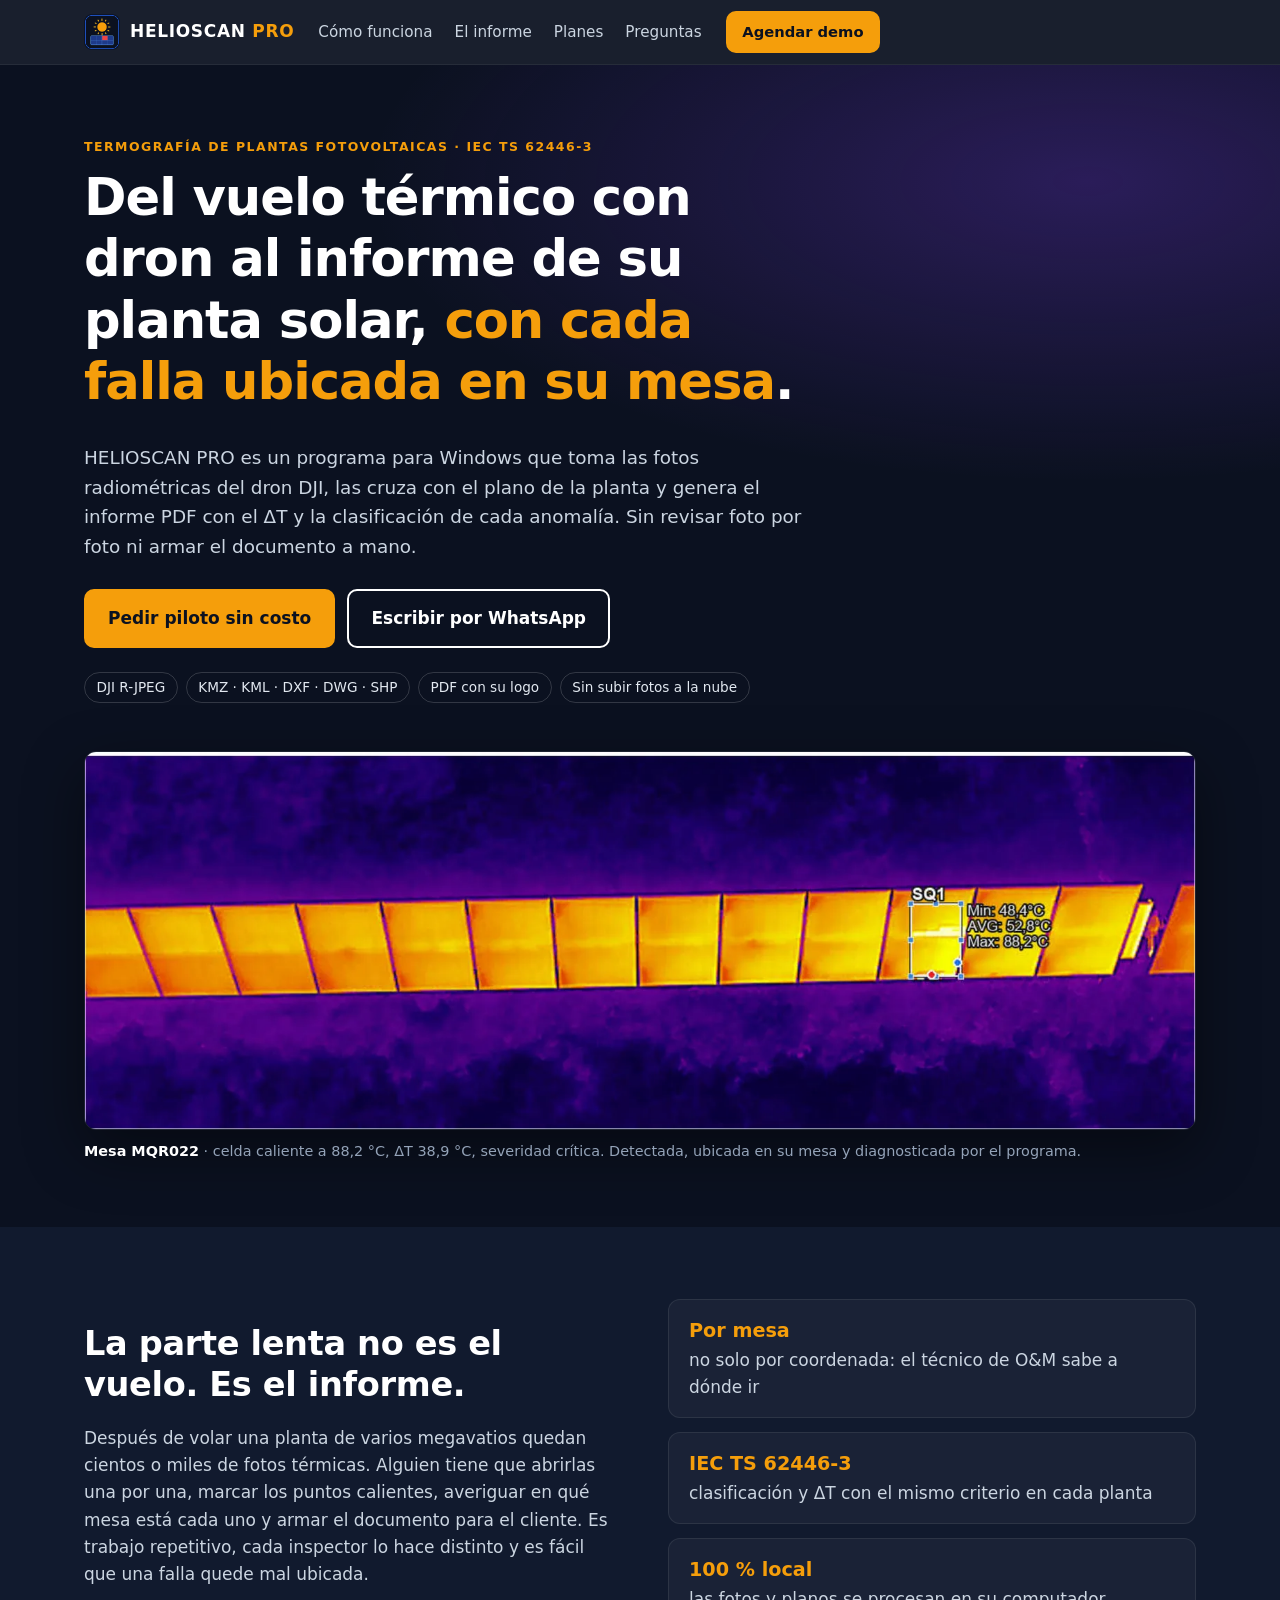
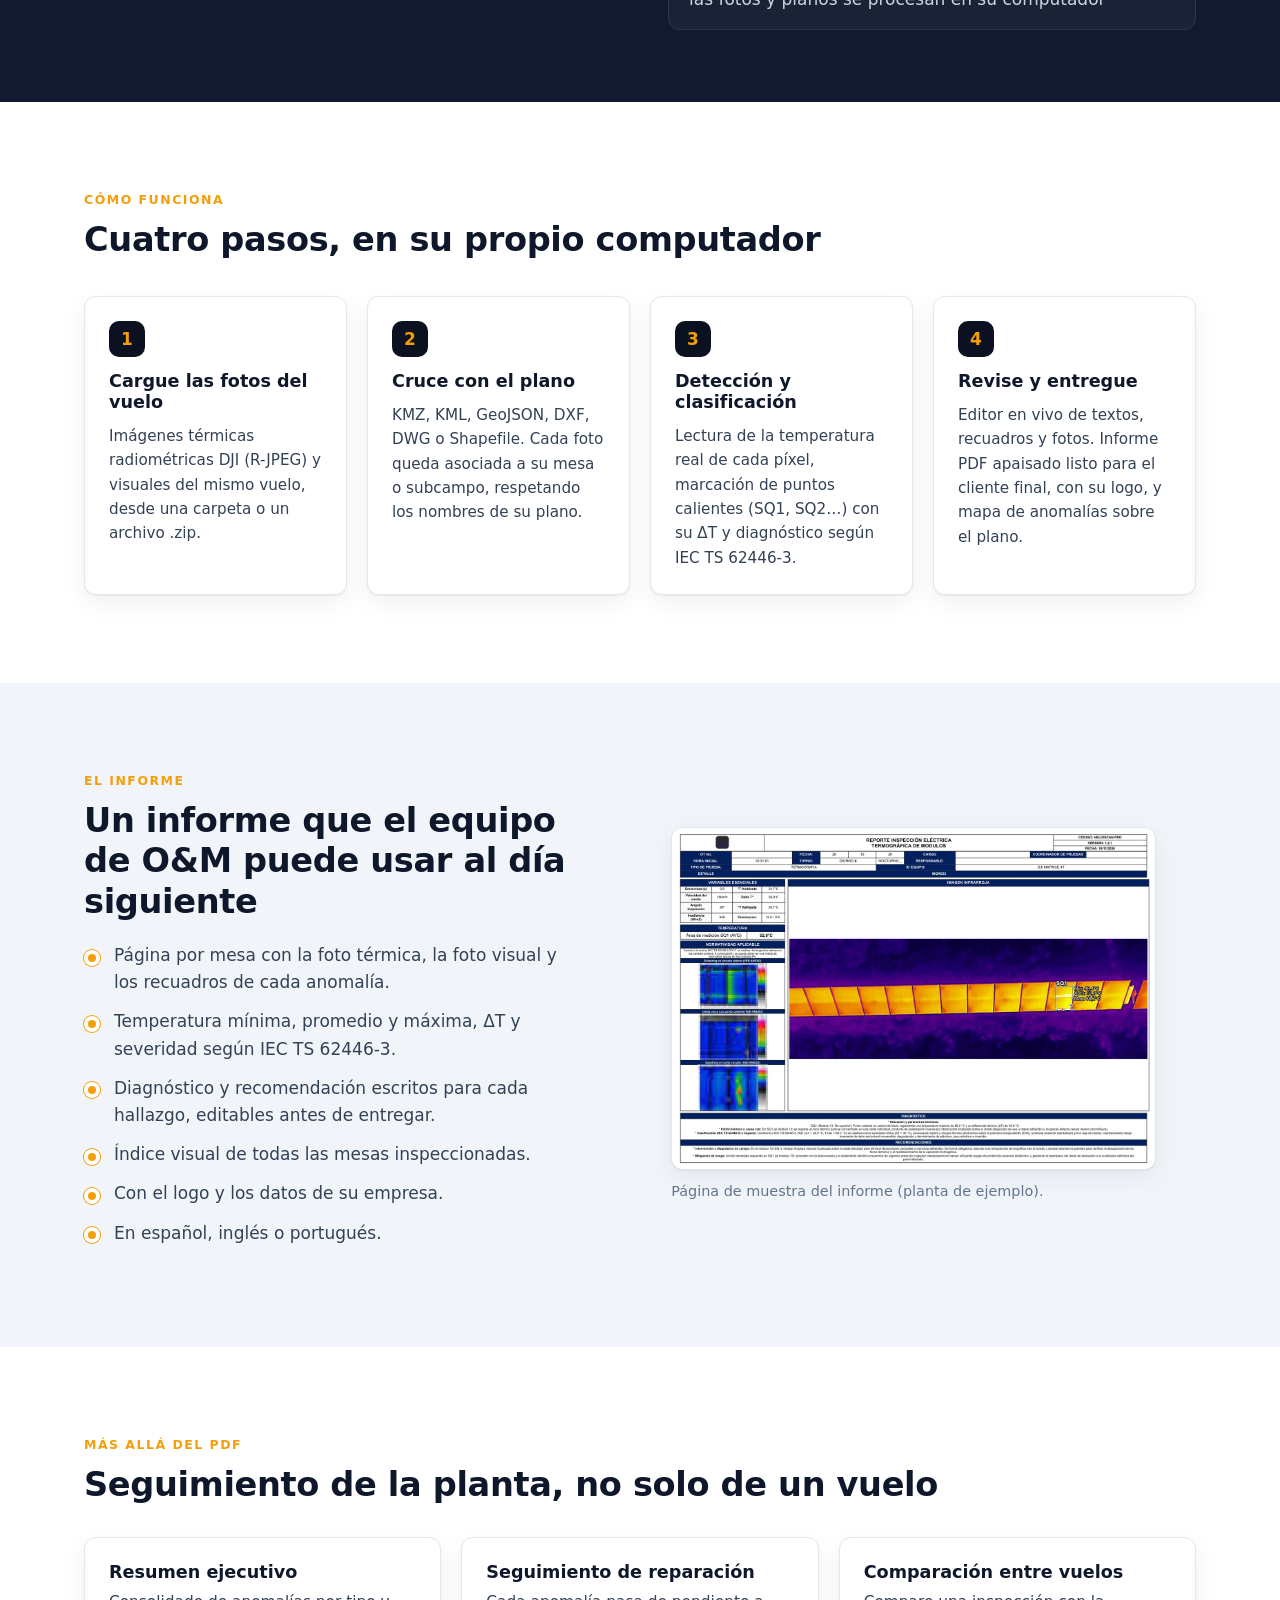
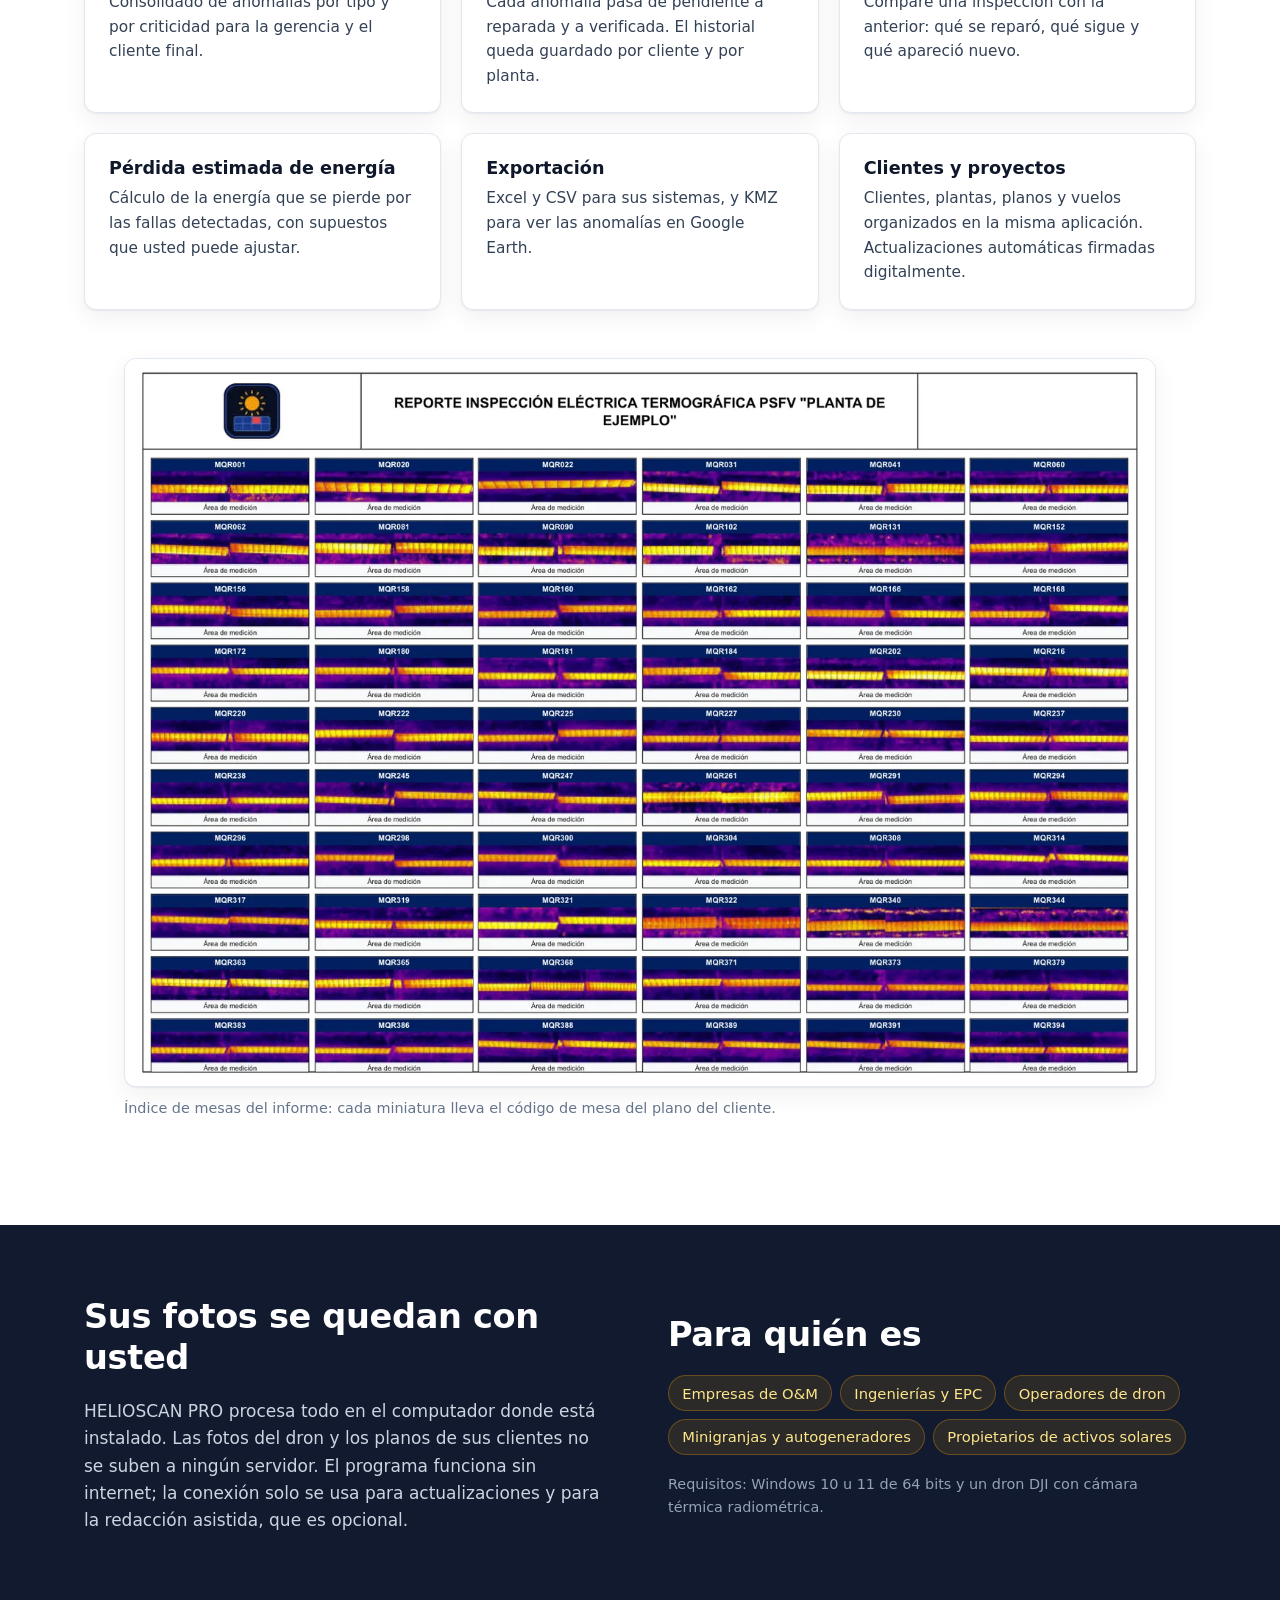
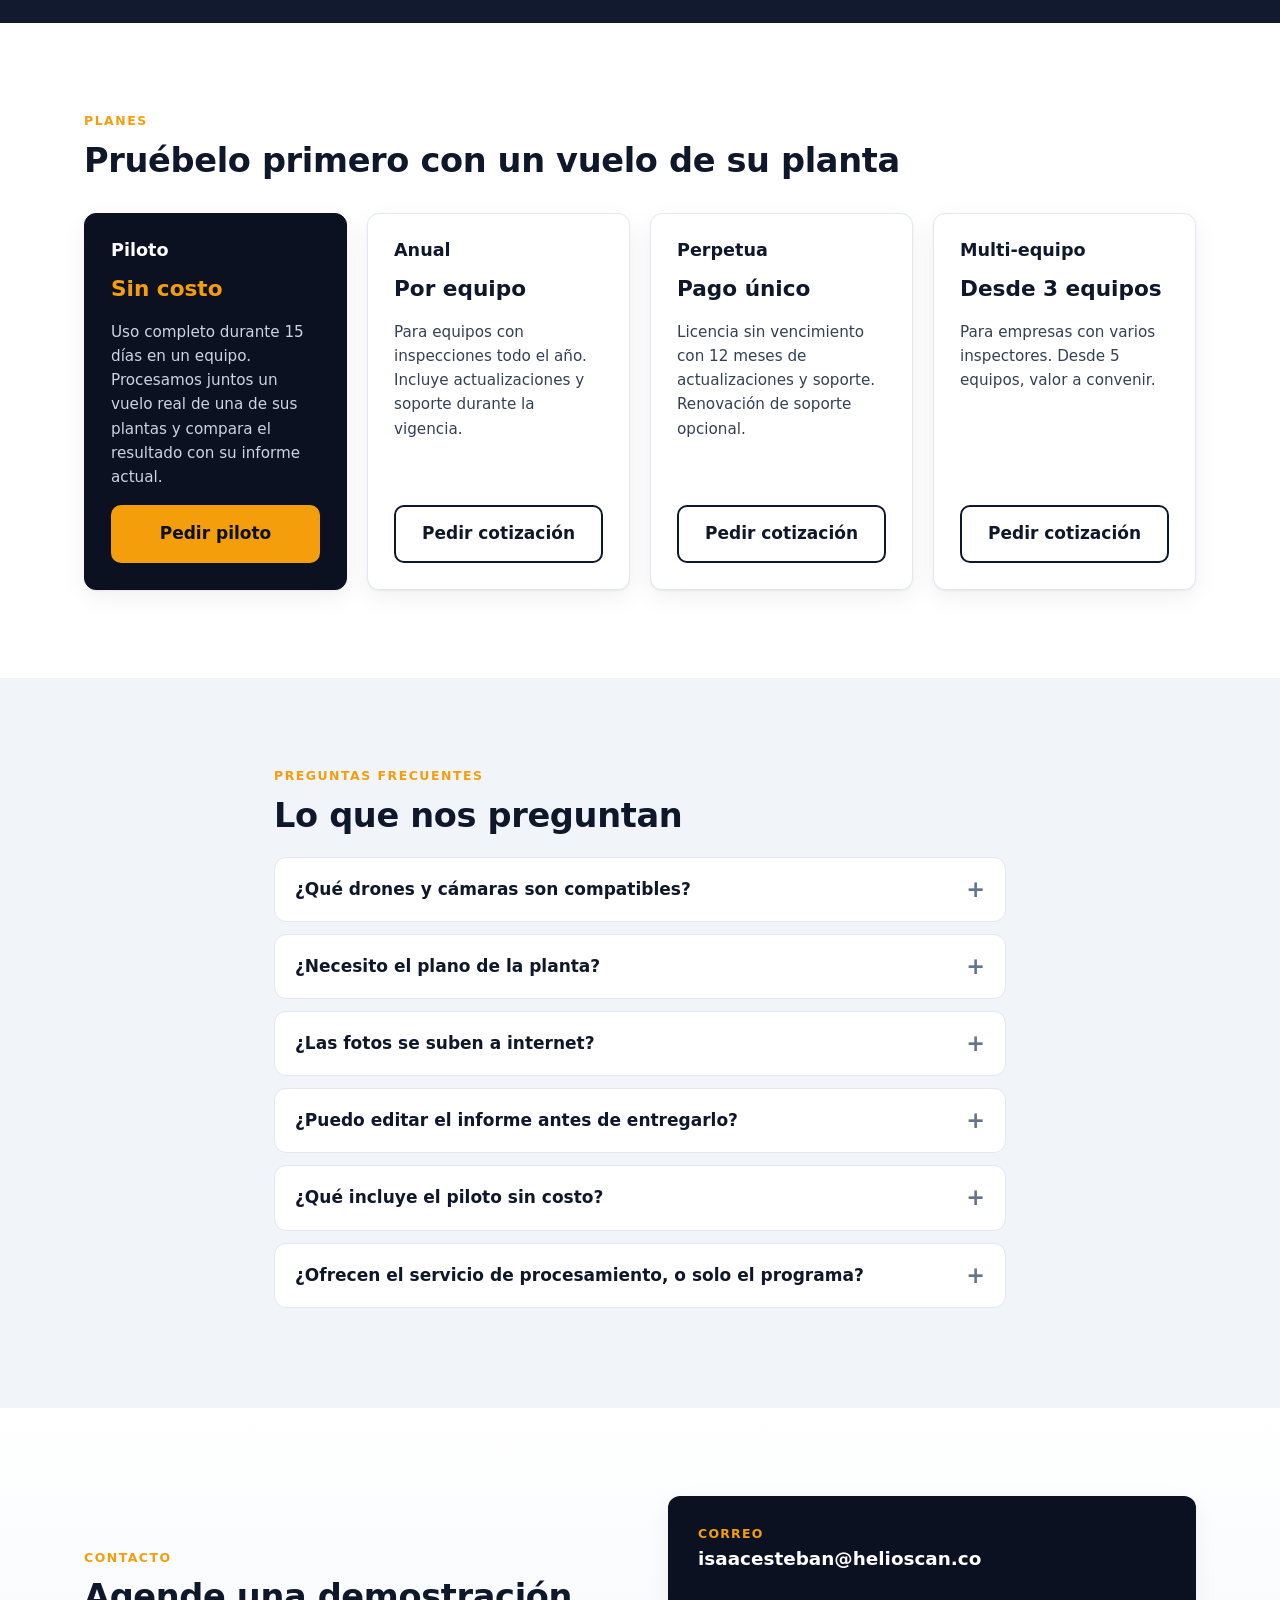
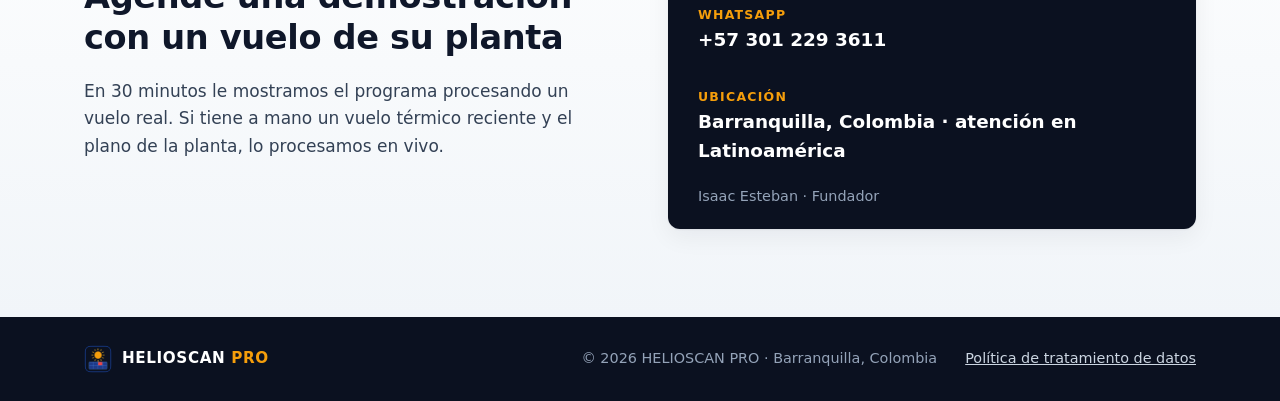
<file: index.html>
<!DOCTYPE html>
<html lang="es">
<head>
<meta charset="utf-8">
<meta name="viewport" content="width=device-width, initial-scale=1">
<title>HELIOSCAN PRO · Informes termográficos IEC 62446-3 para plantas solares</title>
<meta name="description" content="Programa para Windows que convierte las fotos térmicas del dron DJI en el informe PDF de su planta solar, con cada anomalía ubicada en su mesa y clasificada según IEC TS 62446-3. Hecho en Colombia.">
<link rel="canonical" href="https://helioscan.co/">
<link rel="icon" type="image/png" href="favicon.png">
<link rel="apple-touch-icon" href="img/apple-touch-icon.png">
<meta property="og:type" content="website">
<meta property="og:title" content="HELIOSCAN PRO · Termografía de plantas solares con dron">
<meta property="og:description" content="Del vuelo térmico al informe PDF, con cada falla ubicada en su mesa y clasificada según IEC TS 62446-3.">
<meta property="og:url" content="https://helioscan.co/">
<meta property="og:image" content="https://helioscan.co/img/og.jpg">
<meta property="og:locale" content="es_CO">
<meta name="theme-color" content="#0B1120">
<script type="application/ld+json">
{
  "@context": "https://schema.org",
  "@type": "SoftwareApplication",
  "name": "HELIOSCAN PRO",
  "operatingSystem": "Windows 10, Windows 11",
  "applicationCategory": "BusinessApplication",
  "description": "Informes termográficos de plantas solares a partir de fotos radiométricas de drones DJI, con cada anomalía ubicada en su mesa y clasificada según IEC TS 62446-3.",
  "url": "https://helioscan.co/",
  "publisher": {
    "@type": "Organization",
    "name": "HELIOSCAN PRO",
    "email": "isaacesteban@helioscan.co",
    "address": {"@type": "PostalAddress", "addressLocality": "Barranquilla", "addressCountry": "CO"}
  }
}
</script>
<link rel="stylesheet" href="styles.css">
</head>
<body>

<a class="skip" href="#contenido">Saltar al contenido</a>

<header class="topbar">
  <div class="wrap topbar-in">
    <a class="brand" href="#inicio" aria-label="HELIOSCAN PRO, inicio">
      <img src="img/logo.png" alt="" width="36" height="36">
      <span>HELIOSCAN <b>PRO</b></span>
    </a>
    <nav aria-label="Principal">
      <ul class="nav">
        <li><a href="#como-funciona">Cómo funciona</a></li>
        <li><a href="#informe">El informe</a></li>
        <li><a href="#planes">Planes</a></li>
        <li><a href="#preguntas">Preguntas</a></li>
      </ul>
    </nav>
    <a class="btn btn-sm" href="#contacto">Agendar demo</a>
  </div>
</header>

<main id="contenido">

<!-- HERO -->
<section class="hero" id="inicio">
  <div class="wrap hero-in">
    <div class="hero-copy">
      <p class="eyebrow">Termografía de plantas fotovoltaicas · IEC TS 62446-3</p>
      <h1>Del vuelo térmico con dron al informe de su planta solar, <span class="hl">con cada falla ubicada en su mesa</span>.</h1>
      <p class="lead">HELIOSCAN PRO es un programa para Windows que toma las fotos radiométricas del dron DJI, las cruza con el plano de la planta y genera el informe PDF con el ΔT y la clasificación de cada anomalía. Sin revisar foto por foto ni armar el documento a mano.</p>
      <div class="cta-row">
        <a class="btn" href="#contacto">Pedir piloto sin costo</a>
        <a class="btn btn-ghost" href="https://wa.me/573012293611?text=Hola%2C%20quiero%20saber%20m%C3%A1s%20de%20HELIOSCAN%20PRO" target="_blank" rel="noopener">Escribir por WhatsApp</a>
      </div>
      <ul class="chips" aria-label="Compatibilidad">
        <li>DJI R-JPEG</li><li>KMZ · KML · DXF · DWG · SHP</li><li>PDF con su logo</li><li>Sin subir fotos a la nube</li>
      </ul>
    </div>
  </div>
  <figure class="hero-shot wrap">
    <img src="img/termica_mqr022.webp" width="1600" height="543" alt="Imagen térmica de una fila de paneles solares; un recuadro SQ1 marca una celda a 88,2 °C frente a 52,8 °C de promedio.">
    <figcaption><b>Mesa MQR022</b> · celda caliente a 88,2 °C, ΔT 38,9 °C, severidad crítica. Detectada, ubicada en su mesa y diagnosticada por el programa.</figcaption>
  </figure>
</section>

<!-- PROBLEMA -->
<section class="band">
  <div class="wrap two">
    <div>
      <h2>La parte lenta no es el vuelo. Es el informe.</h2>
      <p>Después de volar una planta de varios megavatios quedan cientos o miles de fotos térmicas. Alguien tiene que abrirlas una por una, marcar los puntos calientes, averiguar en qué mesa está cada uno y armar el documento para el cliente. Es trabajo repetitivo, cada inspector lo hace distinto y es fácil que una falla quede mal ubicada.</p>
    </div>
    <ul class="stats">
      <li><b>Por mesa</b><span>no solo por coordenada: el técnico de O&amp;M sabe a dónde ir</span></li>
      <li><b>IEC TS 62446-3</b><span>clasificación y ΔT con el mismo criterio en cada planta</span></li>
      <li><b>100 % local</b><span>las fotos y planos se procesan en su computador</span></li>
    </ul>
  </div>
</section>

<!-- COMO FUNCIONA -->
<section id="como-funciona" class="section">
  <div class="wrap">
    <p class="eyebrow">Cómo funciona</p>
    <h2>Cuatro pasos, en su propio computador</h2>
    <ol class="steps">
      <li>
        <span class="n">1</span>
        <h3>Cargue las fotos del vuelo</h3>
        <p>Imágenes térmicas radiométricas DJI (R-JPEG) y visuales del mismo vuelo, desde una carpeta o un archivo .zip.</p>
      </li>
      <li>
        <span class="n">2</span>
        <h3>Cruce con el plano</h3>
        <p>KMZ, KML, GeoJSON, DXF, DWG o Shapefile. Cada foto queda asociada a su mesa o subcampo, respetando los nombres de su plano.</p>
      </li>
      <li>
        <span class="n">3</span>
        <h3>Detección y clasificación</h3>
        <p>Lectura de la temperatura real de cada píxel, marcación de puntos calientes (SQ1, SQ2…) con su ΔT y diagnóstico según IEC TS 62446-3.</p>
      </li>
      <li>
        <span class="n">4</span>
        <h3>Revise y entregue</h3>
        <p>Editor en vivo de textos, recuadros y fotos. Informe PDF apaisado listo para el cliente final, con su logo, y mapa de anomalías sobre el plano.</p>
      </li>
    </ol>
  </div>
</section>

<!-- INFORME -->
<section id="informe" class="section alt">
  <div class="wrap two media-right">
    <div>
      <p class="eyebrow">El informe</p>
      <h2>Un informe que el equipo de O&amp;M puede usar al día siguiente</h2>
      <ul class="checks">
        <li>Página por mesa con la foto térmica, la foto visual y los recuadros de cada anomalía.</li>
        <li>Temperatura mínima, promedio y máxima, ΔT y severidad según IEC TS 62446-3.</li>
        <li>Diagnóstico y recomendación escritos para cada hallazgo, editables antes de entregar.</li>
        <li>Índice visual de todas las mesas inspeccionadas.</li>
        <li>Con el logo y los datos de su empresa.</li>
        <li>En español, inglés o portugués.</li>
      </ul>
    </div>
    <figure class="shot">
      <img src="img/informe_mqr022.webp" width="1400" height="989" loading="lazy" alt="Página de un informe termográfico de HELIOSCAN PRO para la mesa MQR022, con foto térmica, foto visual, tabla de temperaturas y diagnóstico.">
      <figcaption>Página de muestra del informe (planta de ejemplo).</figcaption>
    </figure>
  </div>
</section>

<!-- MAS ALLA -->
<section class="section">
  <div class="wrap">
    <p class="eyebrow">Más allá del PDF</p>
    <h2>Seguimiento de la planta, no solo de un vuelo</h2>
    <div class="cards">
      <article class="card">
        <h3>Resumen ejecutivo</h3>
        <p>Consolidado de anomalías por tipo y por criticidad para la gerencia y el cliente final.</p>
      </article>
      <article class="card">
        <h3>Seguimiento de reparación</h3>
        <p>Cada anomalía pasa de pendiente a reparada y a verificada. El historial queda guardado por cliente y por planta.</p>
      </article>
      <article class="card">
        <h3>Comparación entre vuelos</h3>
        <p>Compare una inspección con la anterior: qué se reparó, qué sigue y qué apareció nuevo.</p>
      </article>
      <article class="card">
        <h3>Pérdida estimada de energía</h3>
        <p>Cálculo de la energía que se pierde por las fallas detectadas, con supuestos que usted puede ajustar.</p>
      </article>
      <article class="card">
        <h3>Exportación</h3>
        <p>Excel y CSV para sus sistemas, y KMZ para ver las anomalías en Google Earth.</p>
      </article>
      <article class="card">
        <h3>Clientes y proyectos</h3>
        <p>Clientes, plantas, planos y vuelos organizados en la misma aplicación. Actualizaciones automáticas firmadas digitalmente.</p>
      </article>
    </div>
    <figure class="shot wide">
      <img src="img/indice_mesas.webp" width="1400" height="989" loading="lazy" alt="Índice del informe con miniaturas térmicas de cada mesa inspeccionada, identificadas como MQR001, MQR020, MQR022 y siguientes.">
      <figcaption>Índice de mesas del informe: cada miniatura lleva el código de mesa del plano del cliente.</figcaption>
    </figure>
  </div>
</section>

<!-- PRIVACIDAD -->
<section class="band">
  <div class="wrap two">
    <div>
      <h2>Sus fotos se quedan con usted</h2>
      <p>HELIOSCAN PRO procesa todo en el computador donde está instalado. Las fotos del dron y los planos de sus clientes no se suben a ningún servidor. El programa funciona sin internet; la conexión solo se usa para actualizaciones y para la redacción asistida, que es opcional.</p>
    </div>
    <div>
      <h2>Para quién es</h2>
      <ul class="tags">
        <li>Empresas de O&amp;M</li>
        <li>Ingenierías y EPC</li>
        <li>Operadores de dron</li>
        <li>Minigranjas y autogeneradores</li>
        <li>Propietarios de activos solares</li>
      </ul>
      <p class="muted small">Requisitos: Windows 10 u 11 de 64 bits y un dron DJI con cámara térmica radiométrica.</p>
    </div>
  </div>
</section>

<!-- PLANES -->
<section id="planes" class="section">
  <div class="wrap">
    <p class="eyebrow">Planes</p>
    <h2>Pruébelo primero con un vuelo de su planta</h2>
    <div class="plans">
      <article class="plan featured">
        <h3>Piloto</h3>
        <p class="price">Sin costo</p>
        <p>Uso completo durante 15 días en un equipo. Procesamos juntos un vuelo real de una de sus plantas y compara el resultado con su informe actual.</p>
        <a class="btn" href="#contacto">Pedir piloto</a>
      </article>
      <article class="plan">
        <h3>Anual</h3>
        <p class="price">Por equipo</p>
        <p>Para equipos con inspecciones todo el año. Incluye actualizaciones y soporte durante la vigencia.</p>
        <a class="btn btn-ghost" href="#contacto">Pedir cotización</a>
      </article>
      <article class="plan">
        <h3>Perpetua</h3>
        <p class="price">Pago único</p>
        <p>Licencia sin vencimiento con 12 meses de actualizaciones y soporte. Renovación de soporte opcional.</p>
        <a class="btn btn-ghost" href="#contacto">Pedir cotización</a>
      </article>
      <article class="plan">
        <h3>Multi-equipo</h3>
        <p class="price">Desde 3 equipos</p>
        <p>Para empresas con varios inspectores. Desde 5 equipos, valor a convenir.</p>
        <a class="btn btn-ghost" href="#contacto">Pedir cotización</a>
      </article>
    </div>
  </div>
</section>

<!-- FAQ -->
<section id="preguntas" class="section alt">
  <div class="wrap narrow">
    <p class="eyebrow">Preguntas frecuentes</p>
    <h2>Lo que nos preguntan</h2>
    <details>
      <summary>¿Qué drones y cámaras son compatibles?</summary>
      <p>Drones DJI con cámara térmica radiométrica que guarden las fotos en formato R-JPEG. Si usa otra cámara, escríbanos y lo revisamos con fotos de muestra.</p>
    </details>
    <details>
      <summary>¿Necesito el plano de la planta?</summary>
      <p>Para ubicar cada falla en su mesa, sí: sirve un KMZ, KML, GeoJSON, DXF, DWG o Shapefile con las mesas o subcampos. El programa respeta los nombres de mesa de su plano.</p>
    </details>
    <details>
      <summary>¿Las fotos se suben a internet?</summary>
      <p>No. Todo se procesa en su computador. Las fotos y los planos no salen del equipo.</p>
    </details>
    <details>
      <summary>¿Puedo editar el informe antes de entregarlo?</summary>
      <p>Sí. El editor permite mover o agregar recuadros, cambiar textos, diagnósticos y fotos, y ver el resultado en vivo antes de exportar el PDF.</p>
    </details>
    <details>
      <summary>¿Qué incluye el piloto sin costo?</summary>
      <p>Una licencia completa por 15 días en un equipo, acompañamiento en la instalación y en el primer informe, y una reunión para revisar los resultados con su equipo.</p>
    </details>
    <details>
      <summary>¿Ofrecen el servicio de procesamiento, o solo el programa?</summary>
      <p>El producto es el programa, para que su equipo genere sus propios informes. Si necesita que procesemos un vuelo puntual, escríbanos y lo conversamos.</p>
    </details>
  </div>
</section>

<!-- CONTACTO -->
<section id="contacto" class="section contact">
  <div class="wrap two">
    <div>
      <p class="eyebrow">Contacto</p>
      <h2>Agende una demostración con un vuelo de su planta</h2>
      <p>En 30 minutos le mostramos el programa procesando un vuelo real. Si tiene a mano un vuelo térmico reciente y el plano de la planta, lo procesamos en vivo.</p>
    </div>
    <div class="contact-card">
      <a class="contact-line" href="mailto:isaacesteban@helioscan.co?subject=Demo%20HELIOSCAN%20PRO">
        <span class="k">Correo</span><span class="v">isaacesteban@helioscan.co</span>
      </a>
      <a class="contact-line" href="https://wa.me/573012293611?text=Hola%2C%20quiero%20agendar%20una%20demo%20de%20HELIOSCAN%20PRO" target="_blank" rel="noopener">
        <span class="k">WhatsApp</span><span class="v">+57 301 229 3611</span>
      </a>
      <div class="contact-line static">
        <span class="k">Ubicación</span><span class="v">Barranquilla, Colombia · atención en Latinoamérica</span>
      </div>
      <p class="who">Isaac Esteban · Fundador</p>
    </div>
  </div>
</section>

</main>

<footer class="footer">
  <div class="wrap footer-in">
    <div class="brand small">
      <img src="img/logo.png" alt="" width="28" height="28">
      <span>HELIOSCAN <b>PRO</b></span>
    </div>
    <p>© <span id="y">2026</span> HELIOSCAN PRO · Barranquilla, Colombia</p>
    <p><a href="privacidad.html">Política de tratamiento de datos</a></p>
  </div>
</footer>

<script>document.getElementById('y').textContent=new Date().getFullYear();</script>
</body>
</html>
</file>
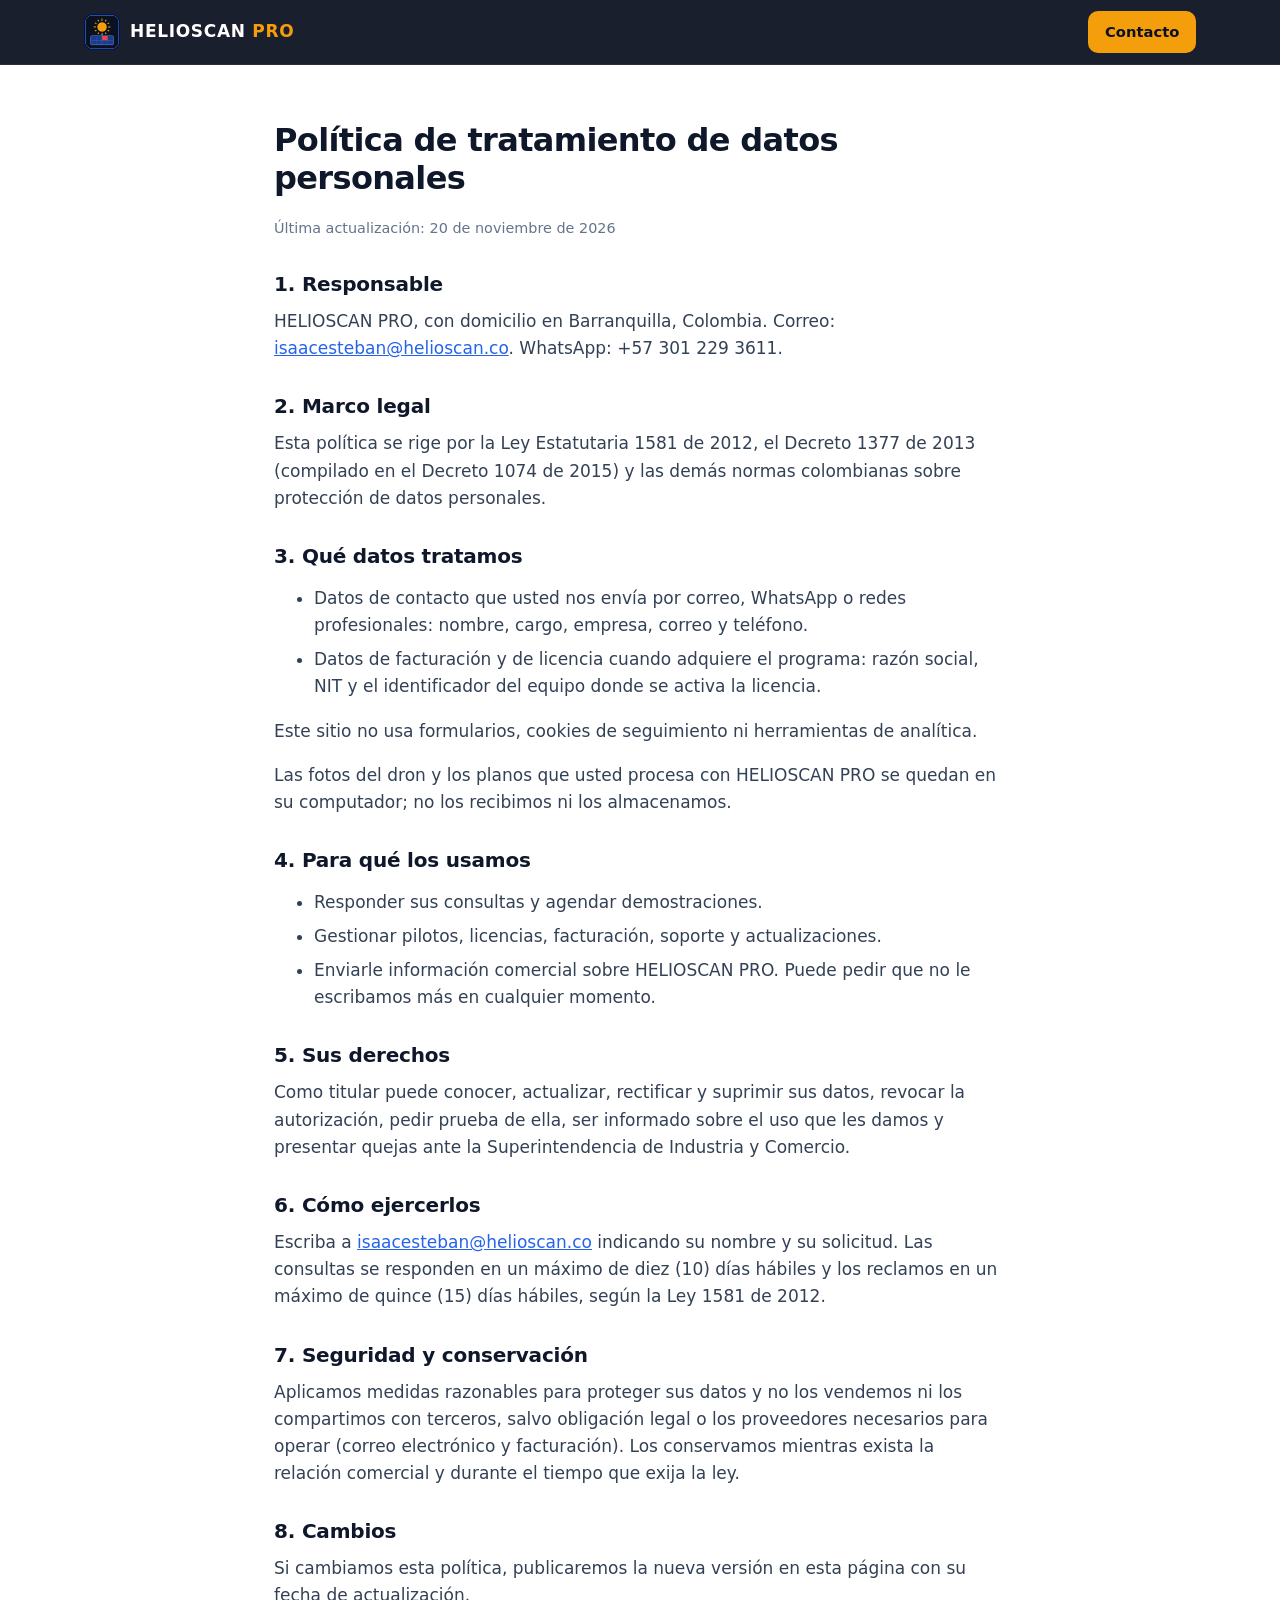
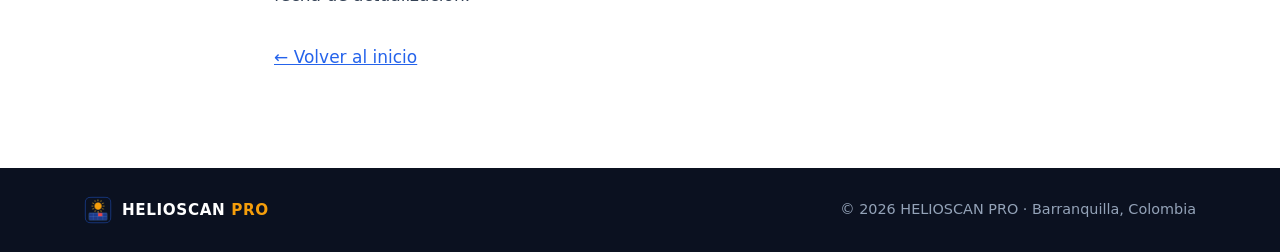
<file: privacidad.html>
<!DOCTYPE html>
<html lang="es">
<head>
<meta charset="utf-8">
<meta name="viewport" content="width=device-width, initial-scale=1">
<title>Política de tratamiento de datos · HELIOSCAN PRO</title>
<meta name="description" content="Política de tratamiento de datos personales de HELIOSCAN PRO, conforme a la Ley 1581 de 2012.">
<link rel="icon" type="image/png" href="favicon.png">
<meta name="theme-color" content="#0B1120">
<link rel="stylesheet" href="styles.css">
</head>
<body>
<header class="topbar">
  <div class="wrap topbar-in">
    <a class="brand" href="index.html" aria-label="HELIOSCAN PRO, inicio">
      <img src="img/logo.png" alt="" width="36" height="36">
      <span>HELIOSCAN <b>PRO</b></span>
    </a>
    <a class="btn btn-sm" href="index.html#contacto" style="margin-left:auto">Contacto</a>
  </div>
</header>

<main class="legal">
  <div class="wrap narrow">
    <h1>Política de tratamiento de datos personales</h1>
    <p class="small" style="color:var(--muted)">Última actualización: 20 de noviembre de 2026</p>

    <h2>1. Responsable</h2>
    <p>HELIOSCAN PRO, con domicilio en Barranquilla, Colombia. Correo: <a href="mailto:isaacesteban@helioscan.co">isaacesteban@helioscan.co</a>. WhatsApp: +57 301 229 3611.</p>

    <h2>2. Marco legal</h2>
    <p>Esta política se rige por la Ley Estatutaria 1581 de 2012, el Decreto 1377 de 2013 (compilado en el Decreto 1074 de 2015) y las demás normas colombianas sobre protección de datos personales.</p>

    <h2>3. Qué datos tratamos</h2>
    <ul>
      <li>Datos de contacto que usted nos envía por correo, WhatsApp o redes profesionales: nombre, cargo, empresa, correo y teléfono.</li>
      <li>Datos de facturación y de licencia cuando adquiere el programa: razón social, NIT y el identificador del equipo donde se activa la licencia.</li>
    </ul>
    <p>Este sitio no usa formularios, cookies de seguimiento ni herramientas de analítica.</p>
    <p>Las fotos del dron y los planos que usted procesa con HELIOSCAN PRO se quedan en su computador; no los recibimos ni los almacenamos.</p>

    <h2>4. Para qué los usamos</h2>
    <ul>
      <li>Responder sus consultas y agendar demostraciones.</li>
      <li>Gestionar pilotos, licencias, facturación, soporte y actualizaciones.</li>
      <li>Enviarle información comercial sobre HELIOSCAN PRO. Puede pedir que no le escribamos más en cualquier momento.</li>
    </ul>

    <h2>5. Sus derechos</h2>
    <p>Como titular puede conocer, actualizar, rectificar y suprimir sus datos, revocar la autorización, pedir prueba de ella, ser informado sobre el uso que les damos y presentar quejas ante la Superintendencia de Industria y Comercio.</p>

    <h2>6. Cómo ejercerlos</h2>
    <p>Escriba a <a href="mailto:isaacesteban@helioscan.co">isaacesteban@helioscan.co</a> indicando su nombre y su solicitud. Las consultas se responden en un máximo de diez (10) días hábiles y los reclamos en un máximo de quince (15) días hábiles, según la Ley 1581 de 2012.</p>

    <h2>7. Seguridad y conservación</h2>
    <p>Aplicamos medidas razonables para proteger sus datos y no los vendemos ni los compartimos con terceros, salvo obligación legal o los proveedores necesarios para operar (correo electrónico y facturación). Los conservamos mientras exista la relación comercial y durante el tiempo que exija la ley.</p>

    <h2>8. Cambios</h2>
    <p>Si cambiamos esta política, publicaremos la nueva versión en esta página con su fecha de actualización.</p>

    <p style="margin-top:2em"><a href="index.html">← Volver al inicio</a></p>
  </div>
</main>

<footer class="footer">
  <div class="wrap footer-in">
    <div class="brand small"><img src="img/logo.png" alt="" width="28" height="28"><span>HELIOSCAN <b>PRO</b></span></div>
    <p>© 2026 HELIOSCAN PRO · Barranquilla, Colombia</p>
  </div>
</footer>
</body>
</html>
</file>
<file: styles.css>
:root{
  --navy:#0B1120;
  --navy-2:#111a2e;
  --ink:#0f172a;
  --text:#334155;
  --muted:#64748b;
  --line:#e2e8f0;
  --bg:#F1F5F9;
  --white:#ffffff;
  --sun:#F59E0B;
  --sun-2:#FB923C;
  --blue:#2563EB;
  --radius:12px;
  --shadow:0 1px 2px rgba(15,23,42,.06),0 8px 24px rgba(15,23,42,.06);
}
*{box-sizing:border-box}
html{scroll-behavior:smooth;scroll-padding-top:72px}
body{margin:0;font-family:"Segoe UI",system-ui,-apple-system,Roboto,"Helvetica Neue",Arial,sans-serif;color:var(--text);background:var(--white);line-height:1.6;font-size:17px;-webkit-font-smoothing:antialiased}
img{max-width:100%;height:auto;display:block}
a{color:var(--blue)}
h1,h2,h3{color:var(--ink);line-height:1.2;margin:0 0 .6em}
h1{font-size:clamp(2rem,4.4vw,3.2rem);letter-spacing:-.02em}
h2{font-size:clamp(1.5rem,2.8vw,2.1rem);letter-spacing:-.01em}
h3{font-size:1.1rem}
p{margin:0 0 1em}
.wrap{max-width:1160px;margin:0 auto;padding:0 24px}
.narrow{max-width:780px}
.skip{position:absolute;left:-9999px}
.skip:focus{left:16px;top:16px;background:#fff;padding:8px 12px;z-index:100;border-radius:8px}
:focus-visible{outline:3px solid var(--sun);outline-offset:2px}

/* buttons */
.btn{display:inline-flex;align-items:center;justify-content:center;gap:.5em;background:var(--sun);color:var(--navy);font-weight:700;text-decoration:none;padding:.8em 1.3em;border-radius:10px;border:2px solid var(--sun);transition:transform .15s,background .15s}
.btn:hover{background:var(--sun-2);border-color:var(--sun-2);transform:translateY(-1px)}
.btn-ghost{background:transparent;color:inherit;border-color:currentColor}
.btn-ghost:hover{background:rgba(255,255,255,.08);border-color:currentColor}
.section .btn-ghost,.alt .btn-ghost{color:var(--ink)}
.section .btn-ghost:hover{background:var(--bg)}
.btn-sm{padding:.5em 1em;font-size:.92rem}

/* topbar */
.topbar{position:sticky;top:0;z-index:50;background:rgba(11,17,32,.94);backdrop-filter:saturate(1.4) blur(8px);border-bottom:1px solid rgba(255,255,255,.06)}
.topbar-in{display:flex;align-items:center;gap:24px;height:64px}
.brand{display:flex;align-items:center;gap:10px;color:#fff;text-decoration:none;font-weight:700;letter-spacing:.04em}
.brand b{color:var(--sun)}
.brand img{border-radius:8px}
.nav{display:flex;gap:22px;list-style:none;margin:0 0 0 auto;padding:0}
.nav a{color:#cbd5e1;text-decoration:none;font-size:.95rem}
.nav a:hover{color:#fff}

/* hero */
.hero{background:radial-gradient(1200px 500px at 85% 10%,rgba(124,58,237,.28),transparent 60%),var(--navy);color:#cbd5e1;padding:72px 0 64px;overflow:hidden}
.hero h1{color:#fff;max-width:20ch}
.hl{color:var(--sun)}
.eyebrow{text-transform:uppercase;letter-spacing:.12em;font-size:.78rem;font-weight:700;color:var(--sun);margin-bottom:.8em}
.lead{font-size:1.15rem;max-width:62ch;color:#cbd5e1}
.cta-row{display:flex;flex-wrap:wrap;gap:12px;margin:28px 0 24px}
.hero .btn-ghost{color:#fff}
.chips{display:flex;flex-wrap:wrap;gap:8px;list-style:none;padding:0;margin:0}
.chips li{border:1px solid rgba(255,255,255,.16);border-radius:999px;padding:.3em .85em;font-size:.85rem;color:#e2e8f0}
.hero-shot{margin-top:48px}
.hero-shot img{border-radius:var(--radius);box-shadow:0 20px 60px rgba(0,0,0,.45);border:1px solid rgba(255,255,255,.08)}
figcaption{font-size:.9rem;color:var(--muted);margin-top:10px}
.hero figcaption{color:#94a3b8}
.hero figcaption b{color:#fff}

/* layout */
.section{padding:88px 0}
.alt{background:var(--bg)}
.band{background:var(--navy-2);color:#cbd5e1;padding:72px 0}
.band h2{color:#fff}
.two{display:grid;grid-template-columns:1fr 1fr;gap:56px;align-items:center}
.media-right{grid-template-columns:1fr 1.15fr}

.stats{list-style:none;padding:0;margin:0;display:grid;gap:14px}
.stats li{background:rgba(255,255,255,.04);border:1px solid rgba(255,255,255,.08);border-radius:var(--radius);padding:16px 20px;display:flex;flex-direction:column}
.stats b{color:var(--sun);font-size:1.2rem}

.steps{list-style:none;padding:0;margin:36px 0 0;display:grid;grid-template-columns:repeat(4,1fr);gap:20px;counter-reset:s}
.steps li{background:var(--white);border:1px solid var(--line);border-radius:var(--radius);padding:24px;box-shadow:var(--shadow)}
.steps .n{display:inline-grid;place-items:center;width:36px;height:36px;border-radius:10px;background:var(--navy);color:var(--sun);font-weight:800;margin-bottom:14px}
.steps p{font-size:.95rem;margin:0}

.checks{list-style:none;padding:0;margin:0}
.checks li{position:relative;padding-left:30px;margin-bottom:12px}
.checks li::before{content:"";position:absolute;left:0;top:.45em;width:16px;height:16px;border-radius:50%;background:var(--sun);box-shadow:inset 0 0 0 4px #fff,0 0 0 1px var(--sun)}

.shot img{border-radius:var(--radius);border:1px solid var(--line);box-shadow:var(--shadow);background:#fff}
.shot.wide{margin-top:48px}

.cards{display:grid;grid-template-columns:repeat(3,1fr);gap:20px;margin-top:32px}
.card{background:var(--white);border:1px solid var(--line);border-radius:var(--radius);padding:24px;box-shadow:var(--shadow)}
.card h3{margin-bottom:.4em}
.card p{margin:0;font-size:.96rem}

.tags{list-style:none;padding:0;margin:0 0 18px;display:flex;flex-wrap:wrap;gap:8px}
.tags li{background:rgba(245,158,11,.12);color:#fde68a;border:1px solid rgba(245,158,11,.3);border-radius:999px;padding:.35em .9em;font-size:.92rem}
.muted{color:#94a3b8}
.small{font-size:.9rem}

.plans{display:grid;grid-template-columns:repeat(4,1fr);gap:20px;margin-top:32px}
.plan{background:var(--white);border:1px solid var(--line);border-radius:var(--radius);padding:26px;display:flex;flex-direction:column;box-shadow:var(--shadow)}
.plan p{font-size:.95rem}
.plan .btn{margin-top:auto}
.plan .price{font-size:1.35rem;font-weight:800;color:var(--ink);margin-bottom:.6em}
.plan.featured{background:var(--navy);border-color:var(--navy);color:#cbd5e1}
.plan.featured h3,.plan.featured .price{color:#fff}
.plan.featured .price{color:var(--sun)}

details{background:var(--white);border:1px solid var(--line);border-radius:var(--radius);padding:4px 20px;margin-bottom:12px}
summary{cursor:pointer;font-weight:700;color:var(--ink);padding:14px 0;list-style:none;position:relative;padding-right:28px}
summary::-webkit-details-marker{display:none}
summary::after{content:"+";position:absolute;right:0;top:10px;font-size:1.4rem;color:var(--muted)}
details[open] summary::after{content:"–"}
details p{margin:0 0 16px}

.contact{background:linear-gradient(180deg,var(--white),var(--bg))}
.contact-card{background:var(--navy);border-radius:var(--radius);padding:12px;box-shadow:var(--shadow)}
.contact-line{display:flex;flex-direction:column;padding:16px 18px;border-radius:10px;text-decoration:none;color:#fff}
a.contact-line:hover{background:rgba(255,255,255,.06)}
.contact-line .k{font-size:.78rem;text-transform:uppercase;letter-spacing:.1em;color:var(--sun);font-weight:700}
.contact-line .v{font-size:1.15rem;font-weight:600;word-break:break-word}
.who{color:#94a3b8;font-size:.9rem;padding:4px 18px 8px;margin:0}

.footer{background:var(--navy);color:#94a3b8;padding:28px 0;font-size:.9rem}
.footer-in{display:flex;flex-wrap:wrap;align-items:center;gap:12px 28px}
.footer p{margin:0}
.footer a{color:#cbd5e1}
.footer .brand{font-size:.95rem}
.footer-in > p:first-of-type{margin-left:auto}

/* legal page */
.legal{padding:56px 0 80px}
.legal h1{font-size:2rem}
.legal h2{font-size:1.25rem;margin-top:1.6em}
.legal li{margin-bottom:.4em}

@media (max-width:980px){
  .steps,.plans{grid-template-columns:repeat(2,1fr)}
  .cards{grid-template-columns:repeat(2,1fr)}
  .two,.media-right{grid-template-columns:1fr;gap:36px}
}
@media (max-width:720px){
  body{font-size:16px}
  .nav{display:none}
  .topbar .btn-sm{margin-left:auto}
  .brand,.btn{white-space:nowrap}
  .brand{font-size:.95rem}
  .topbar-in{gap:12px}
  .steps,.plans,.cards{grid-template-columns:1fr}
  .section{padding:64px 0}
  .hero{padding:48px 0}
  .footer-in > p:first-of-type{margin-left:0}
}
@media (prefers-reduced-motion:reduce){html{scroll-behavior:auto}.btn{transition:none}}
</file>
